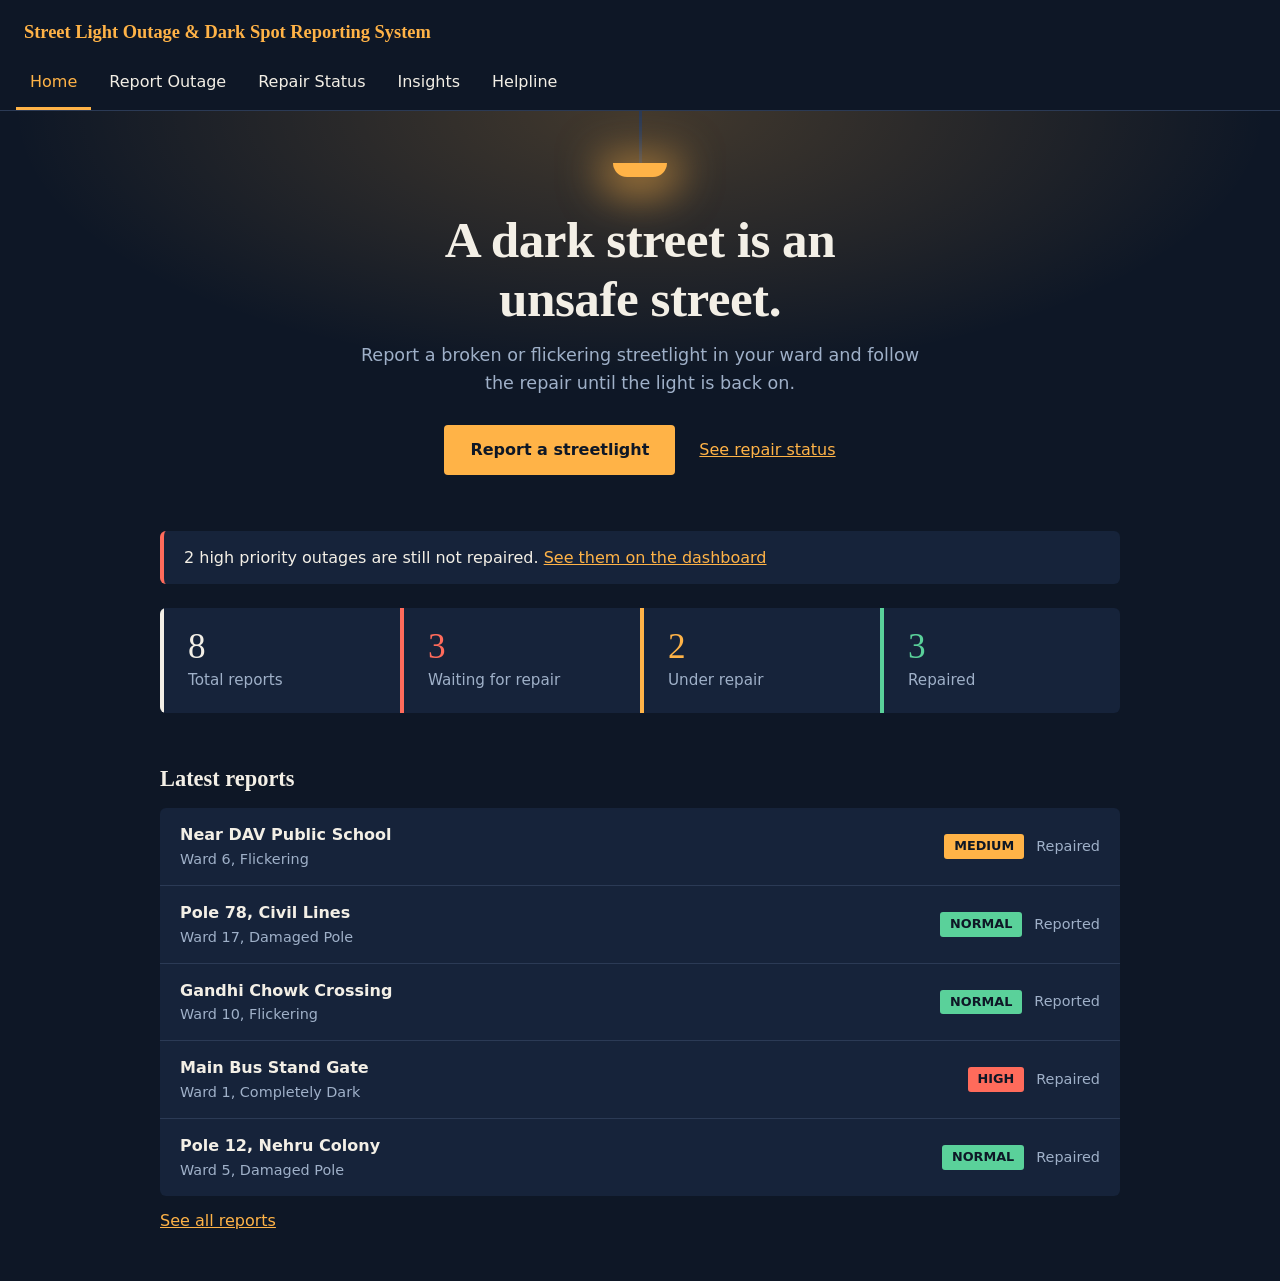
<file: index.html>
<!DOCTYPE html>
<html lang="en">
<head>
  <meta charset="UTF-8">
  <meta name="viewport" content="width=device-width, initial-scale=1.0">
  <title>Street Light Outage Reporting System</title>
 
  <link rel="stylesheet" href="./style.css">
</head>
<body>

  <h1>Street Light Outage &amp; Dark Spot Reporting System</h1>

  <nav>
    <a href="index.html" aria-current="page">Home</a>
    <a href="report.html">Report Outage</a>
    <a href="dashboard.html">Repair Status</a>
    <a href="insights.html">Insights</a>
    <a href="helpline.html">Helpline</a>
  </nav>

  <section class="hero">
    <div class="lamp" aria-hidden="true"></div>
    <h2>A dark street is an unsafe street.</h2>
    <p>Report a broken or flickering streetlight in your ward and follow the repair until the light is back on.</p>
    <div class="hero-actions">
      <a href="report.html" class="btn">Report a streetlight</a>
      <a href="dashboard.html">See repair status</a>
    </div>
  </section>

  <section class="alert-strip" id="alert-strip">
    <p><span id="alert-text"></span> <a href="dashboard.html">See them on the dashboard</a></p>
  </section>

  <section class="status-strip" aria-label="Repair summary">
    <div class="status-item status-total">
      <span class="status-count" id="stat-total">0</span>
      <span class="status-label">Total reports</span>
    </div>
    <div class="status-item status-waiting">
      <span class="status-count" id="stat-waiting">0</span>
      <span class="status-label">Waiting for repair</span>
    </div>
    <div class="status-item status-repairing">
      <span class="status-count" id="stat-repairing">0</span>
      <span class="status-label">Under repair</span>
    </div>
    <div class="status-item status-repaired">
      <span class="status-count" id="stat-repaired">0</span>
      <span class="status-label">Repaired</span>
    </div>
  </section>

  <section class="latest">
    <h2>Latest reports</h2>
    <ul class="latest-list" id="latest-list"></ul>
    <a href="dashboard.html" class="latest-more">See all reports</a>
  </section>

  <!-- <footer>
    Street Light Outage Reporting System, an LPU frontend project.
  </footer> -->
<script src="./data.js"></script>
<script src="./home.js"></script>
</body>
</html>
</body>
</html>
</file>
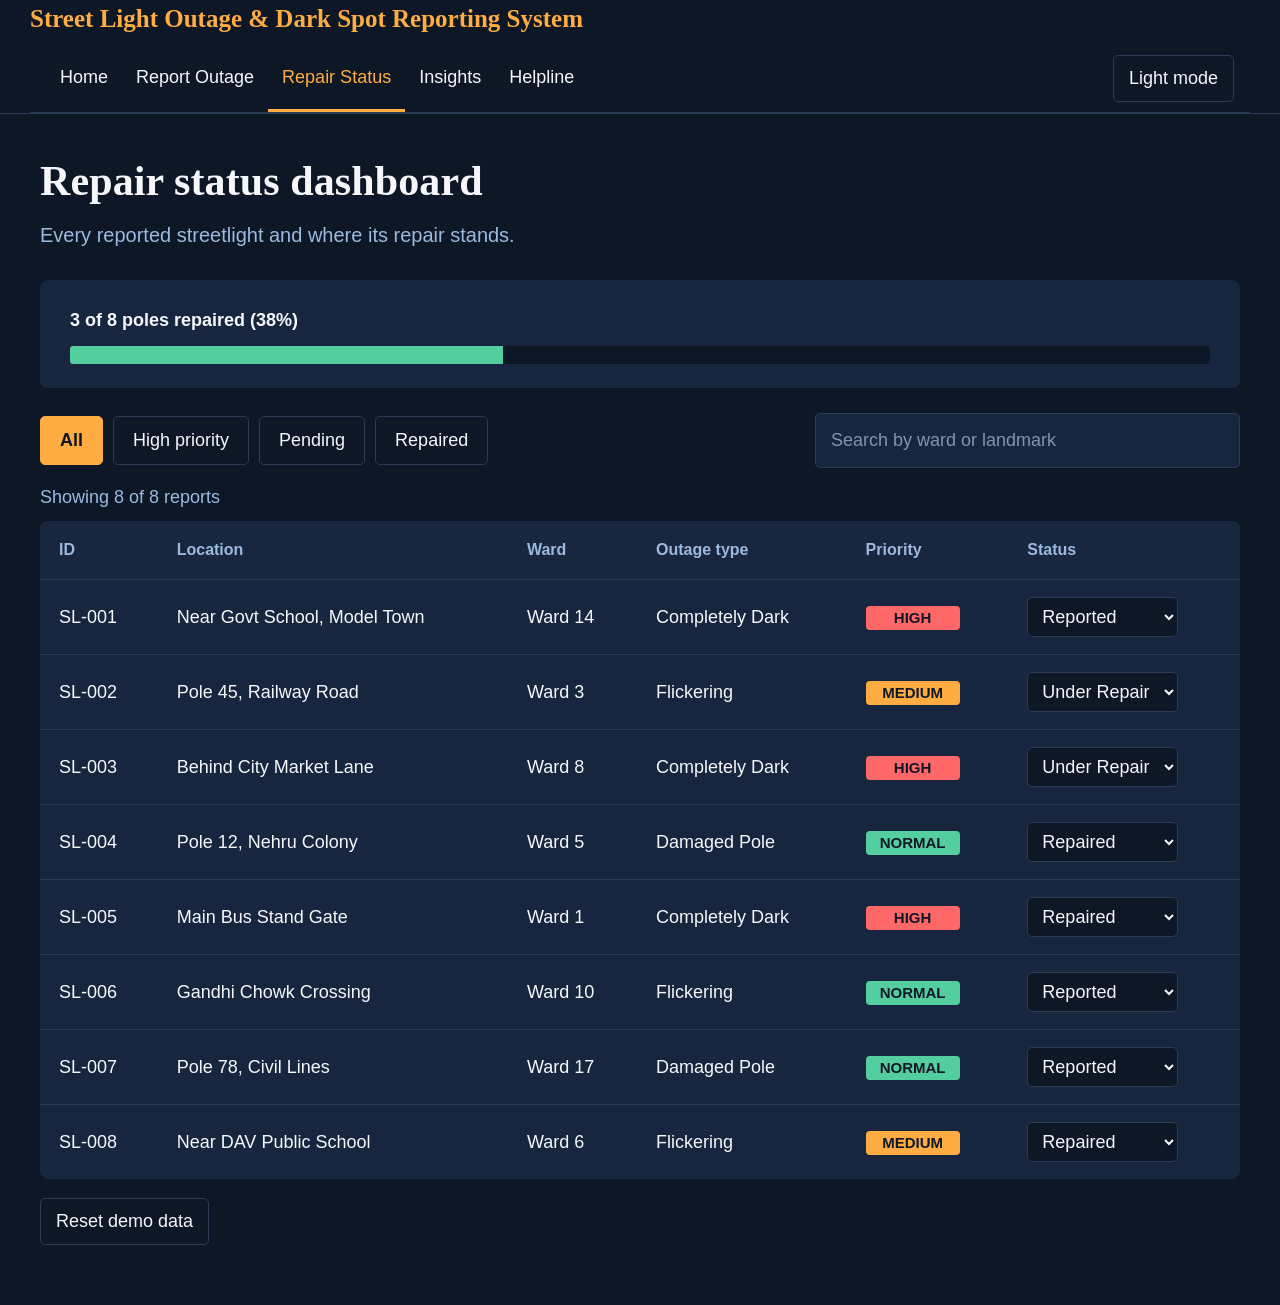
<file: dashboard.html>
<!doctype html>
<html lang="en">
<head>
  <meta charset="utf-8">
  <meta name="viewport" content="width=device-width, initial-scale=1">
  <meta name="theme-color" content="#0e1726">
  <title>Repair Status - Street Light Reporting</title>
<link rel="stylesheet" href="./style.css">
<link rel="stylesheet" href="./dashboard.css">
</head>
<body>

  <header class="site-header">
    <a class="brand" href="#">
      Street Light Outage &amp; Dark Spot Reporting System
    </a>

    <nav class="navigation" aria-label="Main navigation">
  <a href="index.html">Home</a>
  <a href="report.html">Report Outage</a>
  <a class="active" href="dashboard.html">Repair Status</a>
  <a href="insights.html">Insights</a>
  <a href="helpline.html">Helpline</a>
  <button id="theme-toggle" class="theme-toggle" type="button">
    Light mode
  </button>
</nav>
  </header>

  <main class="dashboard" id="repairs">
    <h1>Repair status dashboard</h1>
    <p class="subtitle">
      Every reported streetlight and where its repair stands.
    </p>

    <section class="progress-card" aria-label="Repair progress">
      <div id="progress-label" class="progress-label">
        3 of 10 poles repaired (30%)
      </div>
      <div
        class="progress-track"
        role="progressbar"
        aria-label="Poles repaired"
        aria-valuemin="0"
        aria-valuemax="10"
        aria-valuenow="3"
      >
        <div id="progress-fill" class="progress-fill"></div>
      </div>
    </section>

    <section class="controls" aria-label="Filter reports">
      <div class="filter-buttons">
        <button class="filter-button" data-filter="all" type="button">
          All
        </button>
        <button class="filter-button" data-filter="high" type="button">
          High priority
        </button>
        <button class="filter-button" data-filter="pending" type="button">
          Pending
        </button>
        <button
          class="filter-button selected"
          data-filter="repaired"
          type="button"
        >
          Repaired
        </button>
      </div>

      <label class="search-label">
        <span class="sr-only">Search by ward or landmark</span>
        <input
          id="search"
          type="search"
          placeholder="Search by ward or landmark"
        >
      </label>
    </section>

    <p id="result-count" class="result-count" aria-live="polite">
      Showing 3 of 10 reports
    </p>

    <div class="table-wrap">
      <table>
        <thead>
          <tr>
            <th scope="col">ID</th>
            <th scope="col">Location</th>
            <th scope="col">Ward</th>
            <th scope="col">Outage type</th>
            <th scope="col">Priority</th>
            <th scope="col">Status</th>
          </tr>
        </thead>
        <tbody id="report-rows"></tbody>
      </table>

      <p id="empty-state" class="empty-state" hidden>
        No reports match your filters.
      </p>
    </div>

    <button id="reset" class="reset-button" type="button">
      Reset demo data
    </button>
  </main>
  <script src="./data.js"></script>
<script src="./dashboard.js"></script>
  </body>
</html>
</file>
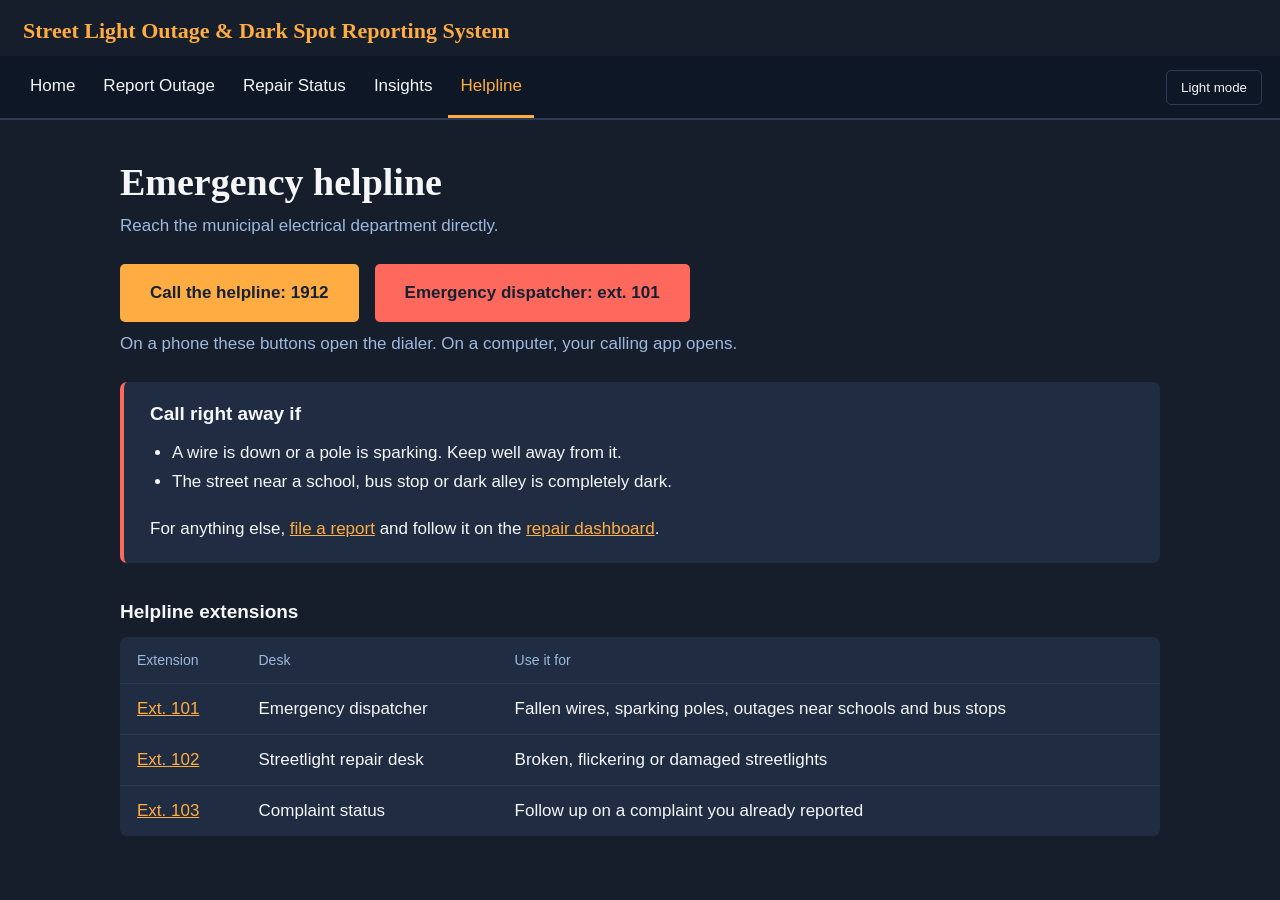
<file: helpline.html>
<!DOCTYPE html>
<html lang="en">
<head>
  <meta charset="UTF-8">
  <meta name="viewport" content="width=device-width, initial-scale=1.0">
  <title>Helpline - Street Light Reporting</title>
 <link rel="stylesheet" href="./style.css">
<link rel="stylesheet" href="./helpline.css">
</head>
<body>
  <script src="./helpline.js"></script>
  <header class="site-header">
    <a class="brand" href="index.html">
      Street Light Outage &amp; Dark Spot Reporting System
    </a>

    <nav class="navigation" aria-label="Main navigation">
      <a href="index.html">Home</a>
      <a href="report.html">Report Outage</a>
      <a href="dashboard.html">Repair Status</a>
      <a href="insights.html">Insights</a>
      <a class="active" href="helpline.html">Helpline</a>
      <button class="theme-toggle" id="theme-toggle" type="button">
        Light mode
      </button>
    </nav>
  </header>

  <main class="helpline-page">
    <h1>Emergency helpline</h1>
    <p class="intro">Reach the municipal electrical department directly.</p>

    <div class="call-buttons">
      <a class="call-button call-main" href="tel:1912">
        Call the helpline: 1912
      </a>
      <a class="call-button call-emergency" href="tel:101">
        Emergency dispatcher: ext. 101
      </a>
    </div>

    <p class="note">
      On a phone these buttons open the dialer. On a computer, your calling app opens.
    </p>

    <section class="alert-card">
      <h2>Call right away if</h2>
      <ul>
        <li>A wire is down or a pole is sparking. Keep well away from it.</li>
        <li>The street near a school, bus stop or dark alley is completely dark.</li>
      </ul>
      <p>
        For anything else, <a href="report.html">file a report</a> and follow it on the
        <a href="dashboard.html">repair dashboard</a>.
      </p>
    </section>

    <h2 class="extensions-title">Helpline extensions</h2>

    <div class="table-wrap">
      <table class="extensions">
        <thead>
          <tr>
            <th>Extension</th>
            <th>Desk</th>
            <th>Use it for</th>
          </tr>
        </thead>
        <tbody>
          <tr>
            <td><a href="tel:101">Ext. 101</a></td>
            <td>Emergency dispatcher</td>
            <td>Fallen wires, sparking poles, outages near schools and bus stops</td>
          </tr>
          <tr>
            <td><a href="tel:102">Ext. 102</a></td>
            <td>Streetlight repair desk</td>
            <td>Broken, flickering or damaged streetlights</td>
          </tr>
          <tr>
            <td><a href="tel:103">Ext. 103</a></td>
            <td>Complaint status</td>
            <td>Follow up on a complaint you already reported</td>
          </tr>
        </tbody>
      </table>
    </div>
  </main>
</body>
</html>
</file>
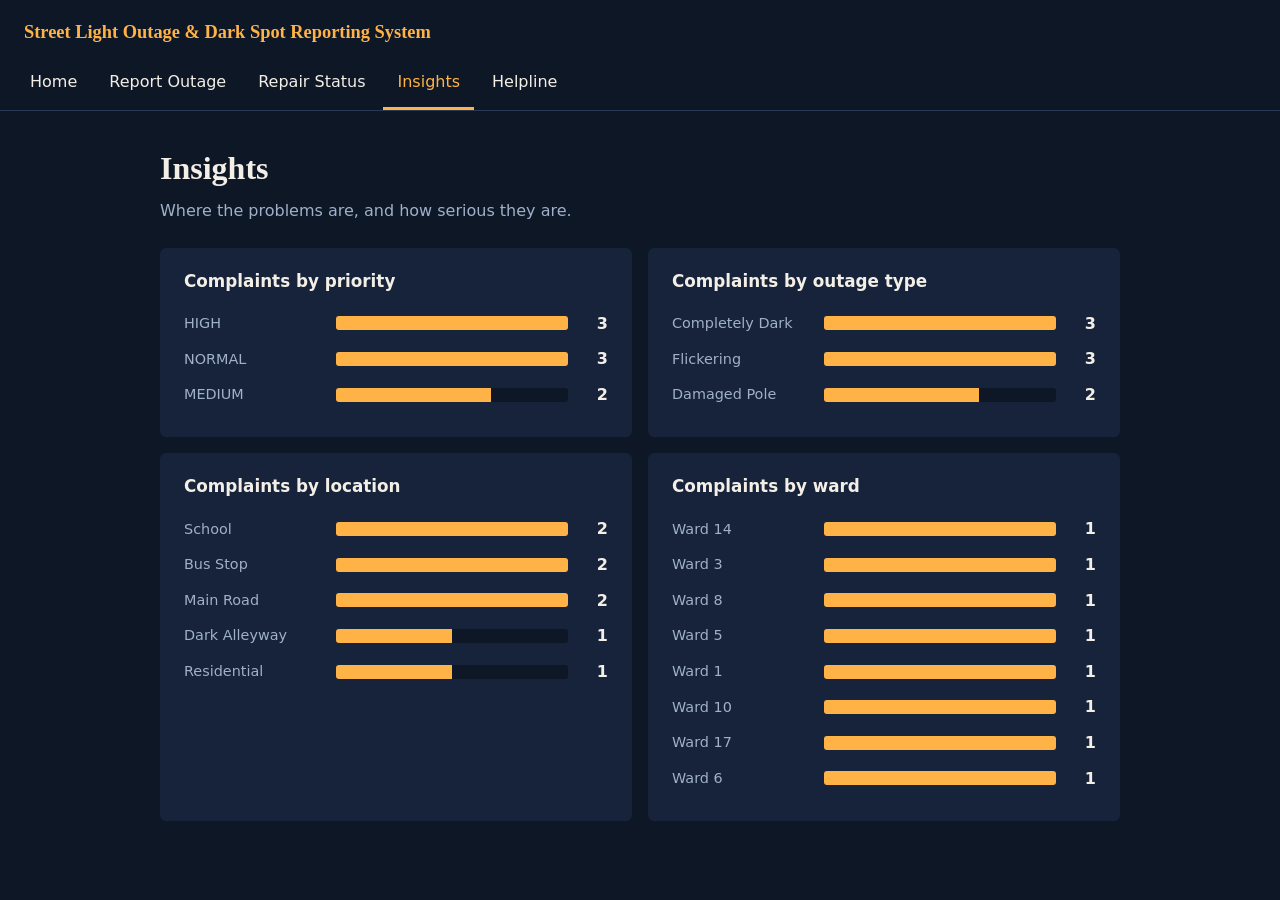
<file: insights.html>
<!DOCTYPE html>
<html lang="en">
<head>
  <meta charset="UTF-8">
  <meta name="viewport" content="width=device-width, initial-scale=1.0">
  <title>Insights - Street Light Reporting</title>
  <link rel="stylesheet" href="./style.css">
  <link rel="stylesheet" href="./insights.css">
</head>
<body>
  <h1>Street Light Outage &amp; Dark Spot Reporting System</h1>

  <nav>
    <a href="index.html">Home</a>
    <a href="report.html">Report Outage</a>
    <a href="dashboard.html">Repair Status</a>
    <a href="insights.html" aria-current="page">Insights</a>
    <a href="helpline.html">Helpline</a>
  </nav>

  <main class="insights-page">
    <h2>Insights</h2>
    <p class="insights-intro">Where the problems are, and how serious they are.</p>

    <div class="insights-grid">
      <section class="insights-card">
        <h3>Complaints by priority</h3>
        <div id="chart-priority"></div>
      </section>

      <section class="insights-card">
        <h3>Complaints by outage type</h3>
        <div id="chart-outage"></div>
      </section>

      <section class="insights-card">
        <h3>Complaints by location</h3>
        <div id="chart-nearby"></div>
      </section>

      <section class="insights-card">
        <h3>Complaints by ward</h3>
        <div id="chart-ward"></div>
      </section>
    </div>
  </main>

  <script src="./data.js"></script>
  <script src="./insights.js"></script>
</body>
</html>
</file>
<file: style.css>
/* =====================================================
   style.css  -  poore project ka look (sirf Aman edit karega)
   Idea: raat ki sadak + sodium streetlight ka amber glow
   ===================================================== */

/* 1. Saare colors yahin se (ye dark theme hai, default) */
:root {
  --night: #0e1726;      /* raat ka aasman, page background */
  --panel: #16233a;      /* thoda halka, boxes ke liye */
  --line: #2b3a55;       /* borders aur lamp ka pole */
  --text: #f3efe6;       /* warm white text */
  --muted: #9fb0c8;      /* halka text */
  --amber: #ffb347;      /* sodium streetlight ka rang */
  --red: #ff6b5b;        /* pending / danger */
  --green: #5ad19a;      /* repaired */
  --on-accent: #0e1726;  /* amber/red/green ke upar likhe text ka rang */
}

/* Light theme: site.js <html> par data-theme="light" laga deti hai */
:root[data-theme="light"] {
  --night: #f7f3ea;
  --panel: #ffffff;
  --line: #ddd5c3;
  --text: #1b2433;
  --muted: #566074;
  --amber: #a65f00;
  --red: #c8321f;
  --green: #1f8a5b;
  --on-accent: #ffffff;
}

/* 2. Basic setup */
* {
  box-sizing: border-box;
}

body {
  margin: 0;
  background: var(--night);
  color: var(--text);
  font-family: "Segoe UI", system-ui, sans-serif;
  line-height: 1.6;
}

a {
  color: var(--amber);
}

/* Keyboard se tab dabane pe link/button saaf dikhe */
a:focus-visible {
  outline: 3px solid var(--amber);
  outline-offset: 3px;
}

/* 3. Site ka title (sabhi pages ke upar wala h1) */
body > h1 {
  margin: 0;
  padding: 18px 24px 10px;
  font-family: Georgia, "Times New Roman", serif;
  font-size: 1.15rem;
  color: var(--amber);
}

/* Teammates ke simple pages me text kinaare se na chipke */
body > h2 {
  margin: 28px 24px 8px;
}

body > p {
  margin: 0 24px 16px;
}

/* 4. Navbar (sabhi pages me chalega) */
nav {
  display: flex;
  flex-wrap: wrap;
  align-items: center;
  gap: 4px;
  padding: 0 16px;
  background: var(--night);
  border-bottom: 1px solid var(--line);
  position: sticky;
  top: 0;
  z-index: 10;
}

nav a {
  padding: 12px 14px;
  color: var(--text);
  text-decoration: none;
  border-bottom: 3px solid transparent;
}

nav a:hover {
  color: var(--amber);
}

/* Jis page par ho, uska link amber underline wala dikhega */
nav a[aria-current="page"] {
  color: var(--amber);
  border-bottom-color: var(--amber);
}

/* Navbar ke 2 button: Menu (sirf mobile pe) aur Light/Dark mode */
.nav-button {
  padding: 6px 12px;
  background: transparent;
  color: var(--text);
  font: inherit;
  font-size: 0.9rem;
  border: 1px solid var(--line);
  border-radius: 4px;
  cursor: pointer;
}

.nav-button:hover {
  color: var(--amber);
  border-color: var(--amber);
}

.nav-button:focus-visible {
  outline: 3px solid var(--amber);
  outline-offset: 3px;
}

.nav-theme {
  margin-left: auto;
}

.nav-menu {
  display: none;
}

/* 5. Button */
.btn {
  display: inline-block;
  padding: 12px 26px;
  background: var(--amber);
  color: var(--on-accent);
  font-weight: 700;
  text-decoration: none;
  border-radius: 4px;
}

.btn:hover {
  filter: brightness(1.12);
  box-shadow: 0 0 24px rgba(255, 179, 71, 0.45);
}

/* 6. Hero section: lamp aur uski roshni */
.hero {
  text-align: center;
  padding: 0 20px 56px;
  /* upar se neeche failti roshni ka pool */
  background: radial-gradient(ellipse 70% 90% at 50% 0%, rgba(255, 179, 71, 0.22), transparent 70%);
}

/* Lamp ka pole */
.lamp {
  position: relative;
  width: 3px;
  height: 56px;
  margin: 0 auto;
  background: var(--line);
}

/* Lamp ka sir. Page khulte hi ek baar jhilmilata hai, phir jalta rehta hai */
.lamp::after {
  content: "";
  position: absolute;
  bottom: -10px;
  left: 50%;
  transform: translateX(-50%);
  width: 54px;
  height: 14px;
  border-radius: 0 0 30px 30px;
  background: var(--amber);
  box-shadow: 0 6px 40px 14px rgba(255, 179, 71, 0.55);
  animation: flicker 2.4s ease-out 1;
}

@keyframes flicker {
  0%, 18%, 22%, 62%, 100% { opacity: 1; }
  20% { opacity: 0.3; }
  24% { opacity: 0.7; }
  60% { opacity: 0.45; }
}

.hero h2 {
  max-width: 18ch;
  margin: 44px auto 12px;
  font-family: Georgia, "Times New Roman", serif;
  font-size: clamp(2rem, 5vw, 3.2rem);
  line-height: 1.15;
  letter-spacing: -0.01em;
}

.hero p {
  max-width: 52ch;
  margin: 0 auto 28px;
  color: var(--muted);
  font-size: 1.1rem;
}

.hero-actions {
  display: flex;
  flex-wrap: wrap;
  justify-content: center;
  align-items: center;
  gap: 24px;
}

/* 7. Status strip: 4 numbers ek line me, har ek ke rang ki side-border */
.status-strip {
  display: grid;
  grid-template-columns: repeat(4, 1fr);
  width: calc(100% - 32px);
  max-width: 960px;
  margin: 0 auto 48px;
  background: var(--panel);
  border-radius: 6px;
  overflow: hidden;
}

.status-item {
  padding: 20px 24px;
  border-left: 4px solid var(--tone);
}

.status-total     { --tone: var(--text); }
.status-waiting   { --tone: var(--red); }
.status-repairing { --tone: var(--amber); }
.status-repaired  { --tone: var(--green); }

.status-count {
  display: block;
  font-family: Georgia, "Times New Roman", serif;
  font-size: 2.2rem;
  line-height: 1.1;
  color: var(--tone);
}

.status-label {
  color: var(--muted);
  font-size: 0.95rem;
}

/* 8. Footer */
footer {
  padding: 28px 16px;
  text-align: center;
  color: var(--muted);
  font-size: 0.9rem;
  border-top: 1px solid var(--line);
}

/* 9. Home page: alert strip */
.alert-strip {
  display: none;
  width: calc(100% - 32px);
  max-width: 960px;
  margin: 0 auto 24px;
  padding: 14px 20px;
  background: var(--panel);
  border-left: 4px solid var(--red);
  border-radius: 6px;
}

.alert-strip.show {
  display: block;
}

.alert-strip p {
  margin: 0;
}

/* 10. Home page: latest reports list */
.latest {
  width: calc(100% - 32px);
  max-width: 960px;
  margin: 0 auto 48px;
}

.latest h2 {
  margin: 0 0 12px;
  font-family: Georgia, "Times New Roman", serif;
  font-size: 1.4rem;
}

.latest-list {
  list-style: none;
  margin: 0;
  padding: 0;
  background: var(--panel);
  border-radius: 6px;
}

.latest-item {
  display: flex;
  flex-wrap: wrap;
  justify-content: space-between;
  align-items: center;
  gap: 8px 16px;
  padding: 14px 20px;
  border-bottom: 1px solid var(--line);
}

.latest-item:last-child {
  border-bottom: none;
}

.latest-place {
  display: block;
  font-weight: 600;
}

.latest-meta {
  display: block;
  color: var(--muted);
  font-size: 0.9rem;
}

.latest-side {
  display: flex;
  align-items: center;
  gap: 12px;
}

.latest-status {
  color: var(--muted);
  font-size: 0.9rem;
}

.latest-more {
  display: inline-block;
  margin-top: 12px;
}

/* Priority badges */
.badge {
  padding: 2px 10px;
  border-radius: 3px;
  font-size: 0.8rem;
  font-weight: 700;
  color: var(--on-accent);
}

.badge-high   { background: var(--red); }
.badge-medium { background: var(--amber); }
.badge-normal { background: var(--green); }

/* 11. Mobile ke liye */
@media (max-width: 720px) {
  .status-strip {
    grid-template-columns: repeat(2, 1fr);
  }

  /* Navbar: links chhup jaate hain, "Menu" button se khulte hain */
  .nav-menu {
    display: inline-block;
  }

  nav a {
    display: none;
    padding: 10px 10px;
  }

  nav.open a {
    display: block;
    width: 100%;
  }
}

/* Jinhe animation pasand nahi (phone settings), unke liye lamp seedha jalta rahe */
@media (prefers-reduced-motion: reduce) {
  .lamp::after {
    animation: none;
  }
}
</file>
<file: dashboard.css>
:root {
  color-scheme: dark;
  --page: #0e1726;
  --panel: #17263e;
  --panel-head: #18263e;
  --border: #2b3b55;
  --text: #f5f7fb;
  --muted: #9cb9df;
  --orange: #ffad42;
  --green: #55ce9f;
  --red: #ff6868;
  --input: #17263e;
}
* { box-sizing: border-box; }
body { margin: 0; min-height: 100vh; background: var(--page); color: var(--text); font: 18px/1.5 Arial, Helvetica, sans-serif; }
button, input, select { font: inherit; }
button { color: inherit; }
.site-header { border-bottom: 1px solid var(--border); padding: 0 30px; }
.brand { display: inline-block; padding: 5px 0 12px; color: var(--orange); font: bold 25px Georgia, 'Times New Roman', serif; text-decoration: none; }
.navigation { display: flex; align-items: stretch; gap: 0; min-height: 68px; }
.navigation a { display: flex; align-items: center; padding: 0 14px; color: var(--text); text-decoration: none; border-bottom: 3px solid transparent; }
.navigation a.active { color: var(--orange); border-color: var(--orange); }
.navigation a:hover { color: var(--orange); }
.theme-toggle, .filter-button, .reset-button { border: 1px solid var(--border); border-radius: 5px; background: transparent; cursor: pointer; }
.theme-toggle { margin: auto 0 auto auto; padding: 9px 15px; }
.theme-toggle:hover, .filter-button:hover, .reset-button:hover { border-color: var(--orange); }
.dashboard { width: min(1200px, calc(100% - 40px)); margin: 42px auto 60px; }
h1 { margin: 0; font: bold 42px/1.2 Georgia, 'Times New Roman', serif; letter-spacing: .1px; }
.subtitle { margin: 14px 0 30px; color: var(--muted); font-size: 20px; }
.progress-card { padding: 27px 30px 24px; margin-bottom: 25px; border-radius: 8px; background: var(--panel); }
.progress-label { margin-bottom: 12px; font-weight: 700; }
.progress-track { height: 18px; overflow: hidden; border-radius: 3px; background: var(--page); }
.progress-fill { width: 30%; height: 100%; background: var(--green); transition: width .2s ease; }
.controls { display: flex; align-items: center; justify-content: space-between; gap: 20px; margin-bottom: 16px; }
.filter-buttons { display: flex; flex-wrap: wrap; gap: 10px; }
.filter-button { padding: 10px 19px; }
.filter-button.selected { color: #101521; border-color: var(--orange); background: var(--orange); font-weight: 700; }
.search-label input { width: min(425px, 40vw); padding: 13px 15px; color: var(--text); background: var(--input); border: 1px solid var(--border); border-radius: 5px; outline: none; }
.search-label input:focus { border-color: var(--orange); }
.search-label input::placeholder { color: #8294ad; }
.result-count { margin: 0 0 10px; color: var(--muted); }
.table-wrap { overflow-x: auto; border-radius: 8px; background: var(--panel); }
table { width: 100%; border-collapse: collapse; text-align: left; }
th { padding: 17px 19px; color: var(--muted); background: var(--panel-head); font-size: 16px; font-weight: 600; white-space: nowrap; }
td { padding: 17px 19px; border-top: 1px solid var(--border); white-space: nowrap; }
.location-name { font-weight: 700; }
.report-date { display: block; color: var(--muted); font-size: 16px; }
.priority { display: inline-block; min-width: 94px; padding: 1px 10px; border-radius: 4px; color: #111827; text-align: center; font-size: 15px; font-weight: 800; }
.priority.high { background: var(--red); }
.priority.medium { background: var(--orange); }
.priority.normal { background: var(--green); }
.status-cell { display: flex; align-items: center; gap: 11px; }
.status-dot { width: 12px; height: 12px; flex: 0 0 12px; border-radius: 50%; background: var(--green); }
.status-dot.pending { background: var(--orange); }
.status-select { min-width: 151px; padding: 8px 10px; color: var(--text); background: var(--page); border: 1px solid var(--border); border-radius: 5px; }
.reset-button { margin-top: 19px; padding: 9px 15px; }
.empty-state { padding: 26px; margin: 0; color: var(--muted); text-align: center; }
.sr-only { position: absolute; width: 1px; height: 1px; padding: 0; margin: -1px; overflow: hidden; clip: rect(0,0,0,0); white-space: nowrap; border: 0; }
body.light { color-scheme: light; --page: #f4f7fb; --panel: #fff; --panel-head: #e9eff7; --border: #cbd5e1; --text: #152238; --muted: #536a87; --input: #fff; }
@media (max-width: 760px) {
  body { font-size: 16px; }
  .site-header { padding: 0 15px; }
  .brand { font-size: 19px; }
  .navigation { min-height: 55px; overflow-x: auto; }
  .navigation a { padding: 0 10px; white-space: nowrap; }
  .theme-toggle { flex: 0 0 auto; margin-left: 10px; padding: 7px 9px; }
  .dashboard { width: calc(100% - 30px); margin-top: 28px; }
  h1 { font-size: 34px; }
  .controls { align-items: stretch; flex-direction: column; }
  .search-label input { width: 100%; }
  .table-wrap { margin-right: -2px; }
}
</file>
<file: helpline.css>
* {
  box-sizing: border-box;
}

:root {
  color-scheme: dark;
  --page: #171e2b;
  --panel: #202c42;
  --border: #2d3b53;
  --text: #f5f6f8;
  --muted: #9bb9df;
  --orange: #ffad42;
  --red: #ff685c;
}

body.light {
  color-scheme: light;
  --page: #f4f6fa;
  --panel: #ffffff;
  --border: #d3dce8;
  --text: #182337;
  --muted: #536b88;
}

body {
  margin: 0;
  background: var(--page);
  color: var(--text);
  font: 17px Arial, Helvetica, sans-serif;
}

.site-header {
  border-bottom: 1px solid var(--border);
}

.brand {
  display: block;
  padding: 18px 23px 12px;
  color: var(--orange);
  font: bold 22px Georgia, "Times New Roman", serif;
  text-decoration: none;
}

.navigation {
  display: flex;
  align-items: center;
  min-height: 62px;
  padding: 0 18px;
}

.navigation a {
  display: flex;
  align-items: center;
  height: 62px;
  padding: 0 12px;
  border-bottom: 3px solid transparent;
  color: var(--text);
  text-decoration: none;
}

.navigation a:hover,
.navigation a.active {
  color: var(--orange);
}

.navigation a.active {
  border-bottom-color: var(--orange);
}

.theme-toggle {
  margin-left: auto;
  padding: 9px 14px;
  border: 1px solid var(--border);
  border-radius: 5px;
  background: transparent;
  color: var(--text);
  cursor: pointer;
}

.helpline-page {
  width: min(1040px, calc(100% - 36px));
  margin: 40px auto;
}

h1 {
  margin: 0 0 12px;
  font: bold 38px Georgia, "Times New Roman", serif;
}

.intro,
.note {
  color: var(--muted);
}

.intro {
  margin: 0 0 28px;
  font-size: 17px;
}

.call-buttons {
  display: flex;
  flex-wrap: wrap;
  gap: 16px;
}

.call-button {
  display: inline-block;
  padding: 19px 30px;
  border-radius: 5px;
  color: #142033;
  font-weight: bold;
  text-decoration: none;
}

.call-main {
  background: var(--orange);
}

.call-emergency {
  background: var(--red);
}

.note {
  margin: 12px 0 28px;
}

.alert-card {
  padding: 21px 26px;
  border-left: 4px solid var(--red);
  border-radius: 7px;
  background: var(--panel);
}

.alert-card h2,
.extensions-title {
  margin: 0 0 14px;
  font-size: 19px;
}

.alert-card ul {
  padding-left: 22px;
  margin: 0 0 18px;
  line-height: 1.7;
}

.alert-card p {
  margin: 0;
  line-height: 1.6;
}

.alert-card a,
.extensions a {
  color: var(--orange);
}

.extensions-title {
  margin-top: 38px;
}

.table-wrap {
  overflow-x: auto;
  border-radius: 7px;
}

.extensions {
  width: 100%;
  border-collapse: collapse;
  background: var(--panel);
  text-align: left;
}

.extensions th,
.extensions td {
  padding: 15px 17px;
  border-bottom: 1px solid var(--border);
}

.extensions th {
  color: var(--muted);
  font-size: 14px;
  font-weight: normal;
}

.extensions tr:last-child td {
  border-bottom: 0;
}

@media (max-width: 650px) {
  .brand {
    font-size: 18px;
  }

  .navigation {
    overflow-x: auto;
    padding: 0 8px;
  }

  .navigation a {
    padding: 0 9px;
    white-space: nowrap;
  }

  .theme-toggle {
    flex: 0 0 auto;
    margin-left: 8px;
  }

  .helpline-page {
    margin-top: 28px;
  }

  h1 {
    font-size: 32px;
  }

  .extensions th,
  .extensions td {
    padding: 11px 9px;
    font-size: 14px;
  }
}
</file>
<file: insights.css>
/* insights.css - sirf Aman edit karega */

.insights-page {
  width: calc(100% - 32px);
  max-width: 960px;
  margin: 0 auto 48px;
}

.insights-page h2 {
  margin: 32px 0 4px;
  font-family: Georgia, "Times New Roman", serif;
  font-size: 2rem;
}

.insights-intro {
  margin: 0 0 24px;
  color: var(--muted);
}

.insights-grid {
  display: grid;
  grid-template-columns: repeat(2, 1fr);
  gap: 16px;
}

.insights-card {
  padding: 20px 24px;
  background: var(--panel);
  border-radius: 6px;
}

.insights-card h3 {
  margin: 0 0 16px;
  font-size: 1.05rem;
}

/* Chart ki ek row: naam | bar | number */
.insights-row {
  display: grid;
  grid-template-columns: 140px 1fr 28px;
  align-items: center;
  gap: 12px;
  margin-bottom: 10px;
}

.insights-label {
  color: var(--muted);
  font-size: 0.9rem;
}

.insights-track {
  height: 14px;
  background: var(--night);
  border-radius: 3px;
  overflow: hidden;
}

.insights-bar {
  height: 100%;
  background: var(--amber);
}

.insights-count {
  text-align: right;
  font-weight: 700;
}

@media (max-width: 720px) {
  .insights-grid {
    grid-template-columns: 1fr;
  }
}
</file>
